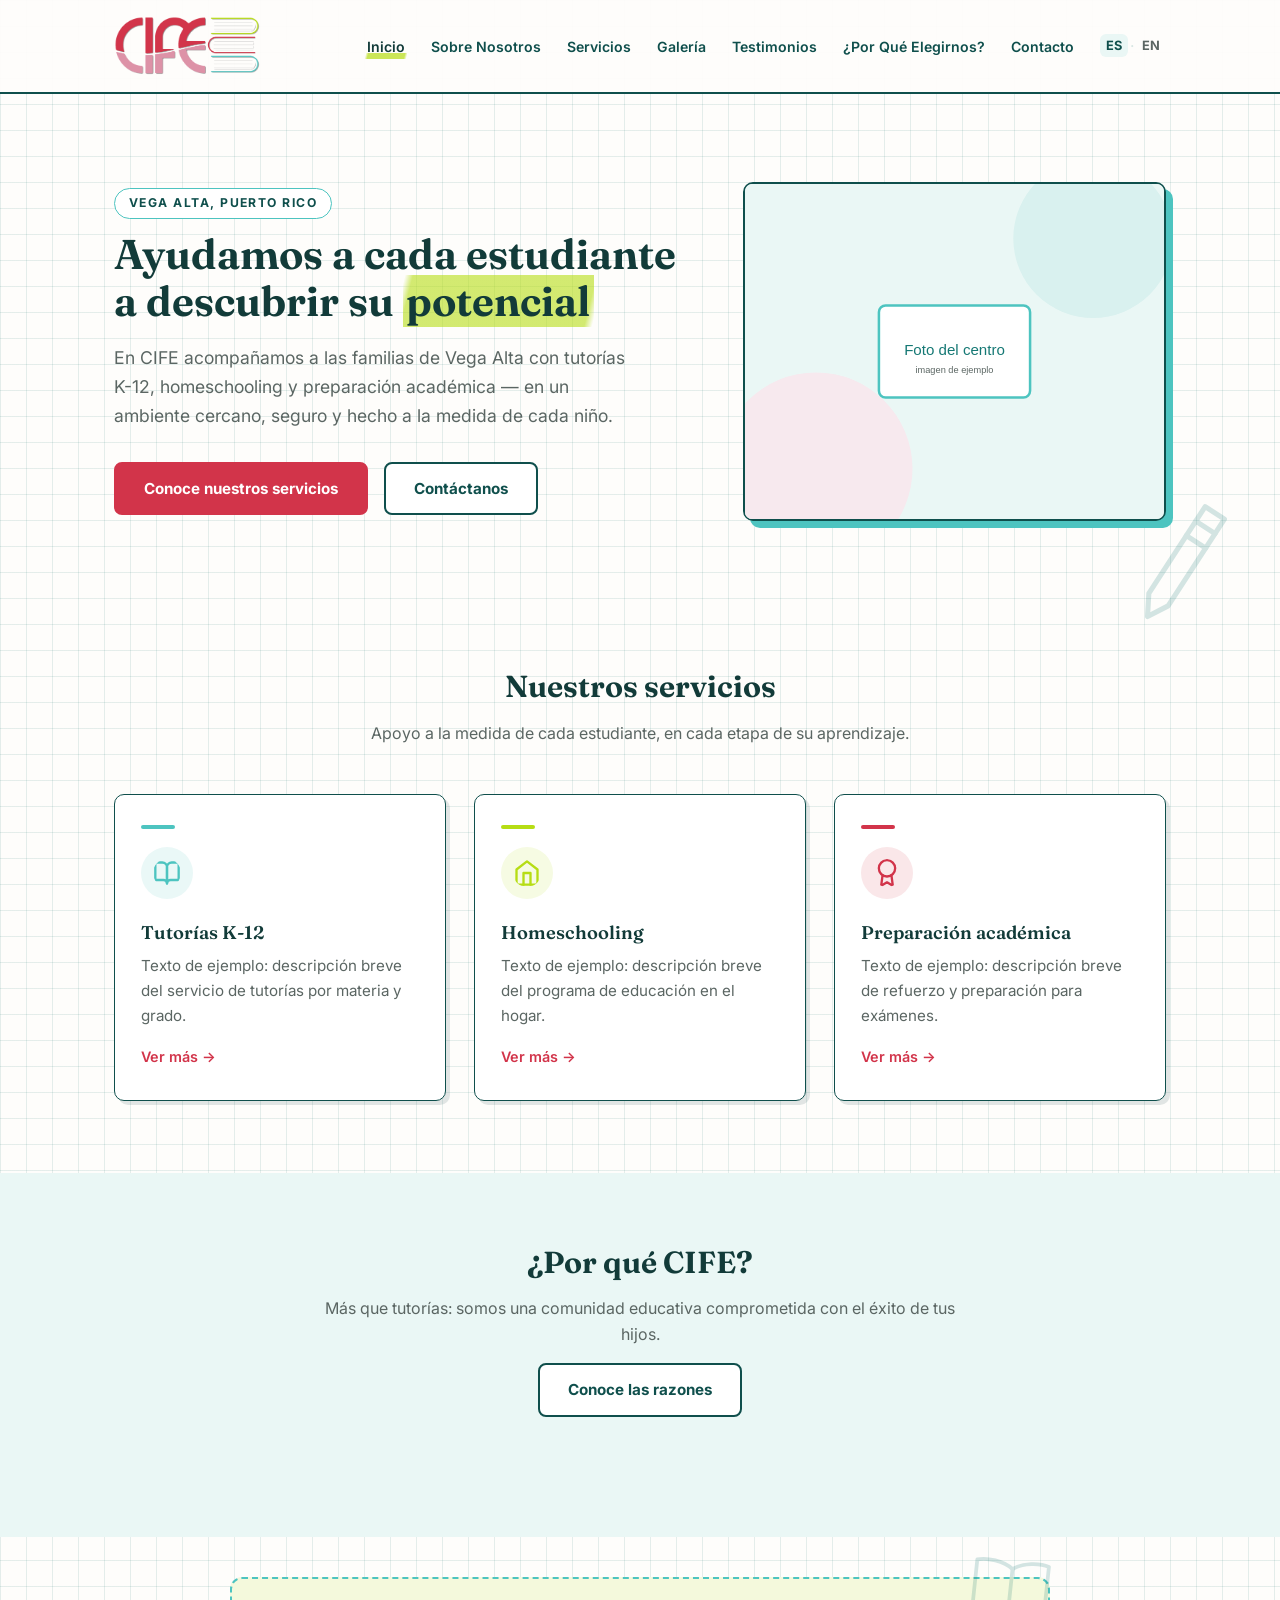
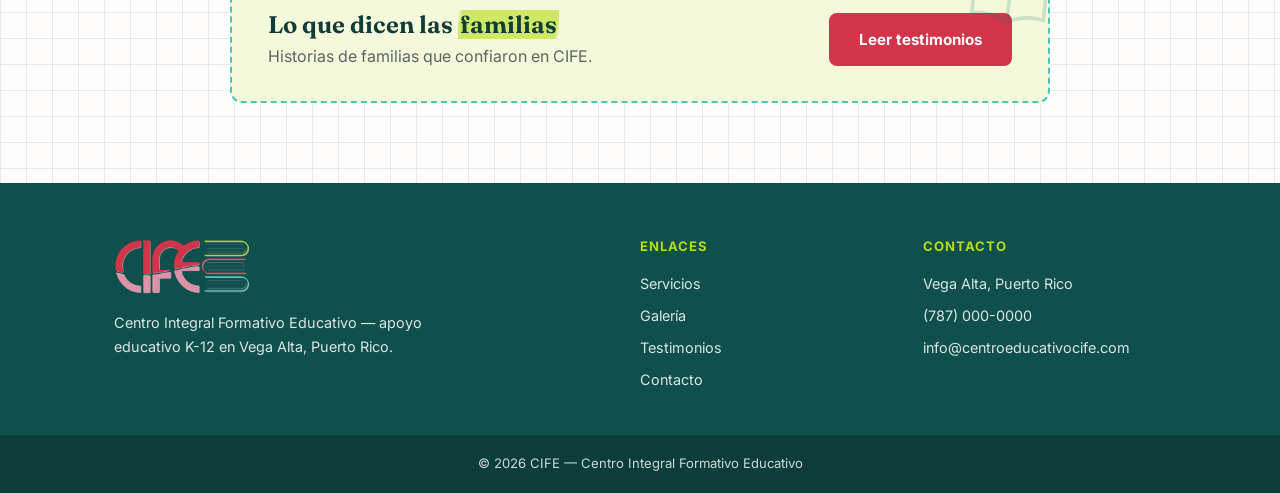
<file: index.html>
<!DOCTYPE html>
<html lang="es">
<head>
  <meta charset="UTF-8">
  <meta name="viewport" content="width=device-width, initial-scale=1.0">
  <title>CIFE — Centro Integral Formativo Educativo</title>
  <meta name="description" content="Apoyo educativo K-12, tutorías y homeschooling en Vega Alta, Puerto Rico.">
  <link rel="preconnect" href="https://fonts.googleapis.com">
  <link rel="preconnect" href="https://fonts.gstatic.com" crossorigin>
  <link href="https://fonts.googleapis.com/css2?family=Fraunces:opsz,wght@9..144,500;9..144,600;9..144,650&family=Inter:wght@400;600;700&display=swap" rel="stylesheet">
  <link rel="stylesheet" href="css/style.css?v=8">
</head>
<body data-page="inicio">
  <header id="site-header"></header>

  <main>
    <section class="hero doodle-pencil">
      <div class="container hero-grid">
        <div class="hero-text">
          <span class="eyebrow">Vega Alta, Puerto Rico</span>
          <h1><span data-i18n="home.hero.titlePre">Ayudamos a cada estudiante a descubrir su </span><span class="hl" data-i18n="home.hero.titleHl">potencial</span></h1>
          <p class="hero-sub" data-i18n="home.hero.sub">En CIFE acompañamos a las familias de Vega Alta con tutorías K-12, homeschooling y preparación académica — en un ambiente cercano, seguro y hecho a la medida de cada niño.</p>
          <div class="hero-actions">
            <a href="services.html" class="btn" data-i18n="home.hero.cta1">Conoce nuestros servicios</a>
            <a href="contact.html" class="btn btn-outline" data-i18n="home.hero.cta2">Contáctanos</a>
          </div>
        </div>
        <figure class="hero-photo cutout">
          <img src="assets/hero-placeholder.svg" alt="Estudiantes en CIFE — imagen de ejemplo">
        </figure>
      </div>
    </section>

    <section>
      <div class="container">
        <div class="section-heading">
          <h2 data-i18n="home.services.title">Nuestros servicios</h2>
          <p data-i18n="home.services.sub">Apoyo a la medida de cada estudiante, en cada etapa de su aprendizaje.</p>
        </div>
        <div class="card-grid">
          <div class="card">
            <svg class="icon icon-teal" viewBox="0 0 24 24" fill="none" stroke="currentColor" stroke-width="2" stroke-linecap="round" stroke-linejoin="round" aria-hidden="true"><path d="M2 3h6a4 4 0 0 1 4 4v14a3 3 0 0 0-3-3H2z"/><path d="M22 3h-6a4 4 0 0 0-4 4v14a3 3 0 0 1 3-3h7z"/></svg>
            <h3 data-i18n="home.card.tutoring.title">Tutorías K-12</h3>
            <p data-i18n="home.card.tutoring.desc">Texto de ejemplo: descripción breve del servicio de tutorías por materia y grado.</p>
            <a href="services.html" class="card-link" data-i18n="home.card.more">Ver más →</a>
          </div>
          <div class="card">
            <svg class="icon icon-lime" viewBox="0 0 24 24" fill="none" stroke="currentColor" stroke-width="2" stroke-linecap="round" stroke-linejoin="round" aria-hidden="true"><path d="M3 9l9-7 9 7v11a2 2 0 0 1-2 2H5a2 2 0 0 1-2-2z"/><polyline points="9 22 9 12 15 12 15 22"/></svg>
            <h3 data-i18n="home.card.homeschool.title">Homeschooling</h3>
            <p data-i18n="home.card.homeschool.desc">Texto de ejemplo: descripción breve del programa de educación en el hogar.</p>
            <a href="services.html" class="card-link" data-i18n="home.card.more">Ver más →</a>
          </div>
          <div class="card">
            <svg class="icon icon-primary" viewBox="0 0 24 24" fill="none" stroke="currentColor" stroke-width="2" stroke-linecap="round" stroke-linejoin="round" aria-hidden="true"><circle cx="12" cy="8" r="7"/><polyline points="8.21 13.89 7 23 12 20 17 23 15.79 13.88"/></svg>
            <h3 data-i18n="home.card.prep.title">Preparación académica</h3>
            <p data-i18n="home.card.prep.desc">Texto de ejemplo: descripción breve de refuerzo y preparación para exámenes.</p>
            <a href="services.html" class="card-link" data-i18n="home.card.more">Ver más →</a>
          </div>
        </div>
      </div>
    </section>

    <section class="section-alt">
      <div class="container">
        <div class="section-heading">
          <h2 data-i18n="home.why.title">¿Por qué CIFE?</h2>
          <p data-i18n="home.why.sub">Más que tutorías: somos una comunidad educativa comprometida con el éxito de tus hijos.</p>
          <a href="why-us.html" class="btn btn-outline" data-i18n="home.why.cta">Conoce las razones</a>
        </div>
      </div>
    </section>

    <section class="cta-band">
      <div class="container">
        <div class="cta-coupon doodle-book">
          <div>
            <h2><span data-i18n="home.cta.titlePre">Lo que dicen las </span><span class="hl" data-i18n="home.cta.titleHl">familias</span><span data-i18n="home.cta.titlePost"></span></h2>
            <p data-i18n="home.cta.sub">Historias de familias que confiaron en CIFE.</p>
          </div>
          <a href="testimonials.html" class="btn" data-i18n="home.cta.btn">Leer testimonios</a>
        </div>
      </div>
    </section>
  </main>

  <footer id="site-footer"></footer>
  <script src="js/include.js?v=8" defer></script>
  <script src="js/i18n.js?v=8" defer></script>
  <script src="js/reveal.js?v=8" defer></script>
</body>
</html>
</file>
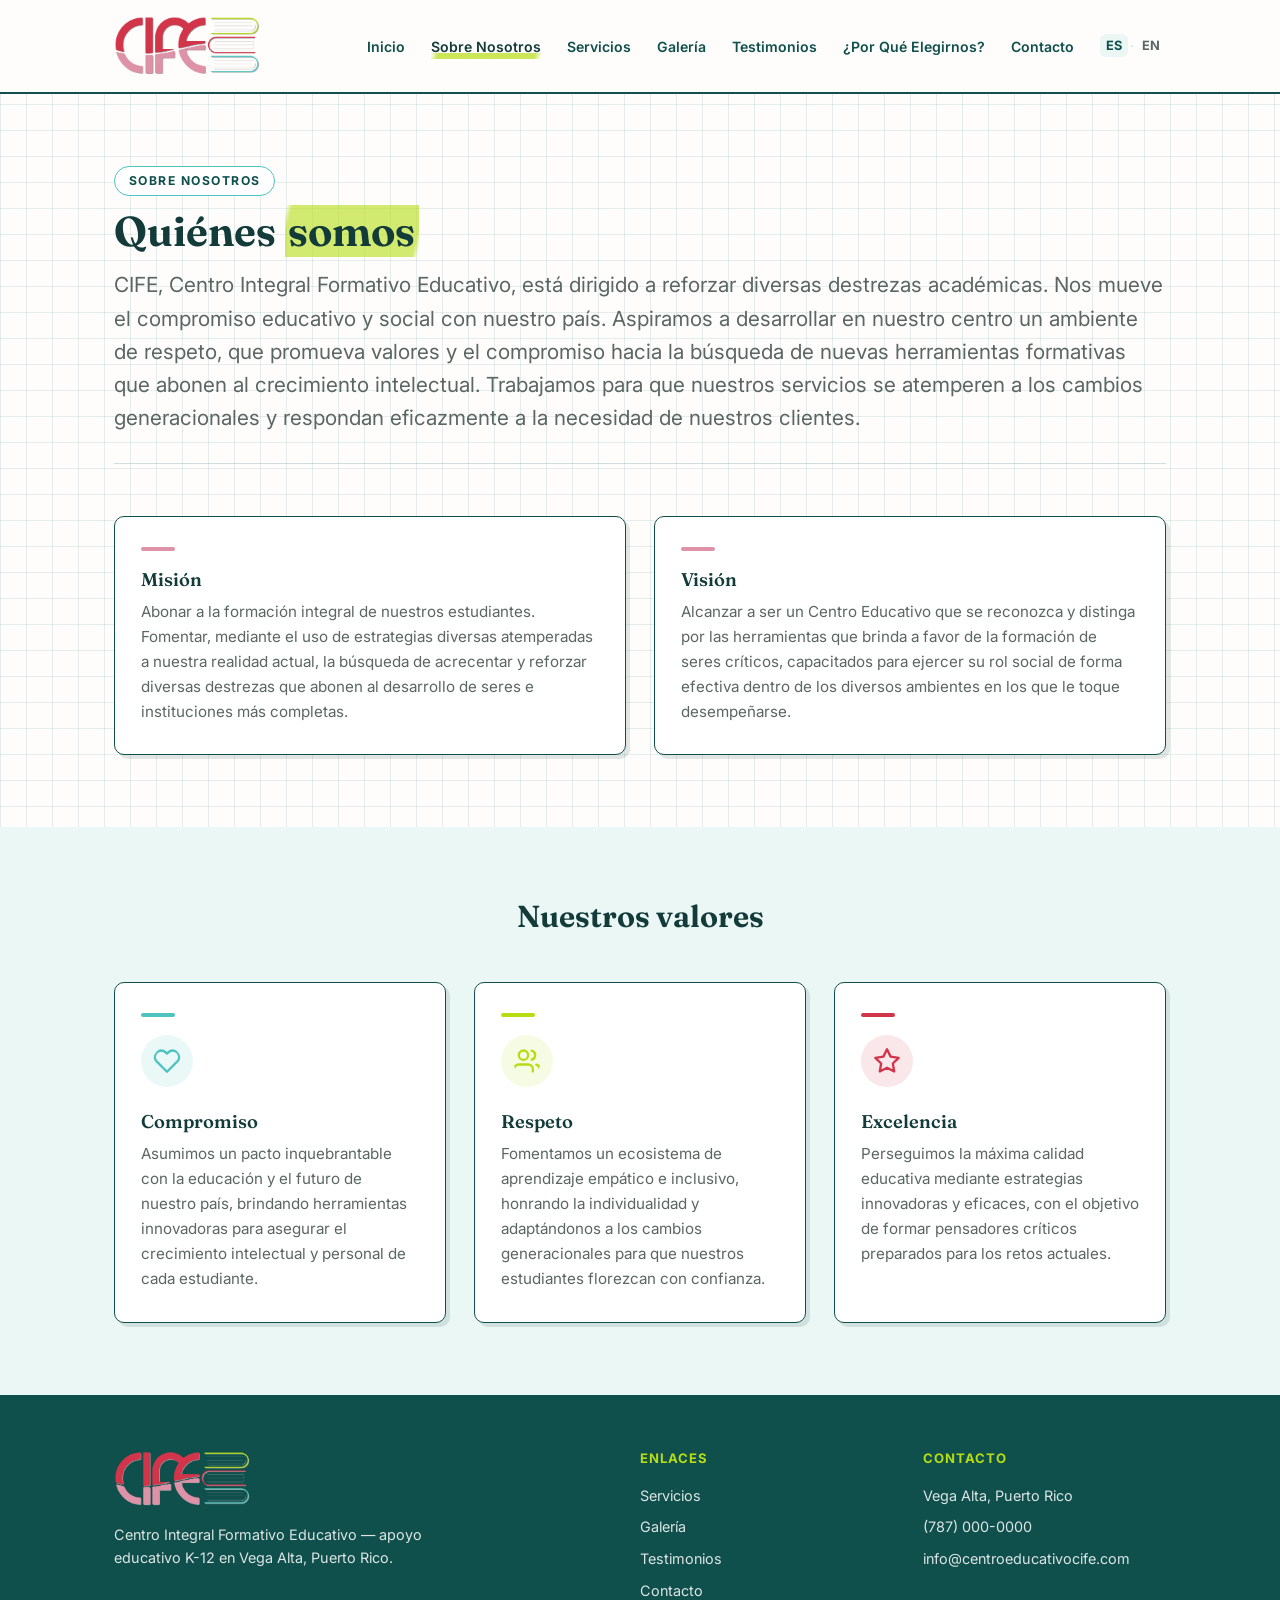
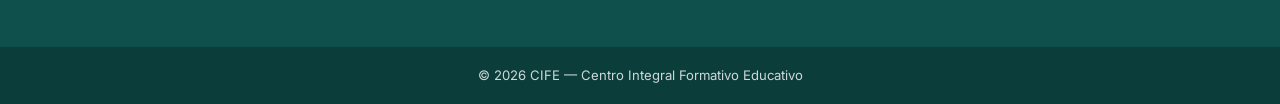
<file: about.html>
<!DOCTYPE html>
<html lang="es">
<head>
  <meta charset="UTF-8">
  <meta name="viewport" content="width=device-width, initial-scale=1.0">
  <title>Sobre Nosotros | CIFE</title>
  <meta name="description" content="CIFE, Centro Integral Formativo Educativo en Vega Alta, Puerto Rico: nuestra misión, visión y valores.">
  <link rel="preconnect" href="https://fonts.googleapis.com">
  <link rel="preconnect" href="https://fonts.gstatic.com" crossorigin>
  <link href="https://fonts.googleapis.com/css2?family=Fraunces:opsz,wght@9..144,500;9..144,600;9..144,650&family=Inter:wght@400;600;700&display=swap" rel="stylesheet">
  <link rel="stylesheet" href="css/style.css?v=8">
</head>
<body data-page="nosotros">
  <header id="site-header"></header>

  <main>
    <section>
      <div class="container">
        <div class="page-head">
          <div>
            <span class="eyebrow" data-i18n="about.eyebrow">Sobre Nosotros</span>
            <h1><span data-i18n="about.titlePre">Quiénes </span><span class="hl" data-i18n="about.titleHl">somos</span></h1>
            <p class="lede" data-i18n="about.intro">CIFE, Centro Integral Formativo Educativo, está dirigido a reforzar diversas destrezas académicas. Nos mueve el compromiso educativo y social con nuestro país. Aspiramos a desarrollar en nuestro centro un ambiente de respeto, que promueva valores y el compromiso hacia la búsqueda de nuevas herramientas formativas que abonen al crecimiento intelectual. Trabajamos para que nuestros servicios se atemperen a los cambios generacionales y respondan eficazmente a la necesidad de nuestros clientes.</p>
          </div>
        </div>
        <div class="two-up">
          <div class="card">
            <h3 data-i18n="about.mission.title">Misión</h3>
            <p data-i18n="about.mission.body">Abonar a la formación integral de nuestros estudiantes. Fomentar, mediante el uso de estrategias diversas atemperadas a nuestra realidad actual, la búsqueda de acrecentar y reforzar diversas destrezas que abonen al desarrollo de seres e instituciones más completas.</p>
          </div>
          <div class="card">
            <h3 data-i18n="about.vision.title">Visión</h3>
            <p data-i18n="about.vision.body">Alcanzar a ser un Centro Educativo que se reconozca y distinga por las herramientas que brinda a favor de la formación de seres críticos, capacitados para ejercer su rol social de forma efectiva dentro de los diversos ambientes en los que le toque desempeñarse.</p>
          </div>
        </div>
      </div>
    </section>

    <section class="section-alt">
      <div class="container">
        <div class="section-heading">
          <h2 data-i18n="about.values.title">Nuestros valores</h2>
        </div>
        <div class="card-grid">
          <div class="card">
            <svg class="icon icon-teal" viewBox="0 0 24 24" fill="none" stroke="currentColor" stroke-width="2" stroke-linecap="round" stroke-linejoin="round" aria-hidden="true"><path d="M20.84 4.61a5.5 5.5 0 0 0-7.78 0L12 5.67l-1.06-1.06a5.5 5.5 0 0 0-7.78 7.78l1.06 1.06L12 21.23l7.78-7.78 1.06-1.06a5.5 5.5 0 0 0 0-7.78z"/></svg>
            <h3 data-i18n="about.value.compromiso">Compromiso</h3>
            <p data-i18n="about.value.compromiso.body">Asumimos un pacto inquebrantable con la educación y el futuro de nuestro país, brindando herramientas innovadoras para asegurar el crecimiento intelectual y personal de cada estudiante.</p>
          </div>
          <div class="card">
            <svg class="icon icon-lime" viewBox="0 0 24 24" fill="none" stroke="currentColor" stroke-width="2" stroke-linecap="round" stroke-linejoin="round" aria-hidden="true"><path d="M17 21v-2a4 4 0 0 0-4-4H5a4 4 0 0 0-4 4v2"/><circle cx="9" cy="7" r="4"/><path d="M23 21v-2a4 4 0 0 0-3-3.87"/><path d="M16 3.13a4 4 0 0 1 0 7.75"/></svg>
            <h3 data-i18n="about.value.respeto">Respeto</h3>
            <p data-i18n="about.value.respeto.body">Fomentamos un ecosistema de aprendizaje empático e inclusivo, honrando la individualidad y adaptándonos a los cambios generacionales para que nuestros estudiantes florezcan con confianza.</p>
          </div>
          <div class="card">
            <svg class="icon icon-primary" viewBox="0 0 24 24" fill="none" stroke="currentColor" stroke-width="2" stroke-linecap="round" stroke-linejoin="round" aria-hidden="true"><polygon points="12 2 15.09 8.26 22 9.27 17 14.14 18.18 21.02 12 17.77 5.82 21.02 7 14.14 2 9.27 8.91 8.26 12 2"/></svg>
            <h3 data-i18n="about.value.excelencia">Excelencia</h3>
            <p data-i18n="about.value.excelencia.body">Perseguimos la máxima calidad educativa mediante estrategias innovadoras y eficaces, con el objetivo de formar pensadores críticos preparados para los retos actuales.</p>
          </div>
        </div>
      </div>
    </section>
  </main>

  <footer id="site-footer"></footer>
  <script src="js/include.js?v=8" defer></script>
  <script src="js/i18n.js?v=8" defer></script>
  <script src="js/reveal.js?v=8" defer></script>
</body>
</html>
</file>
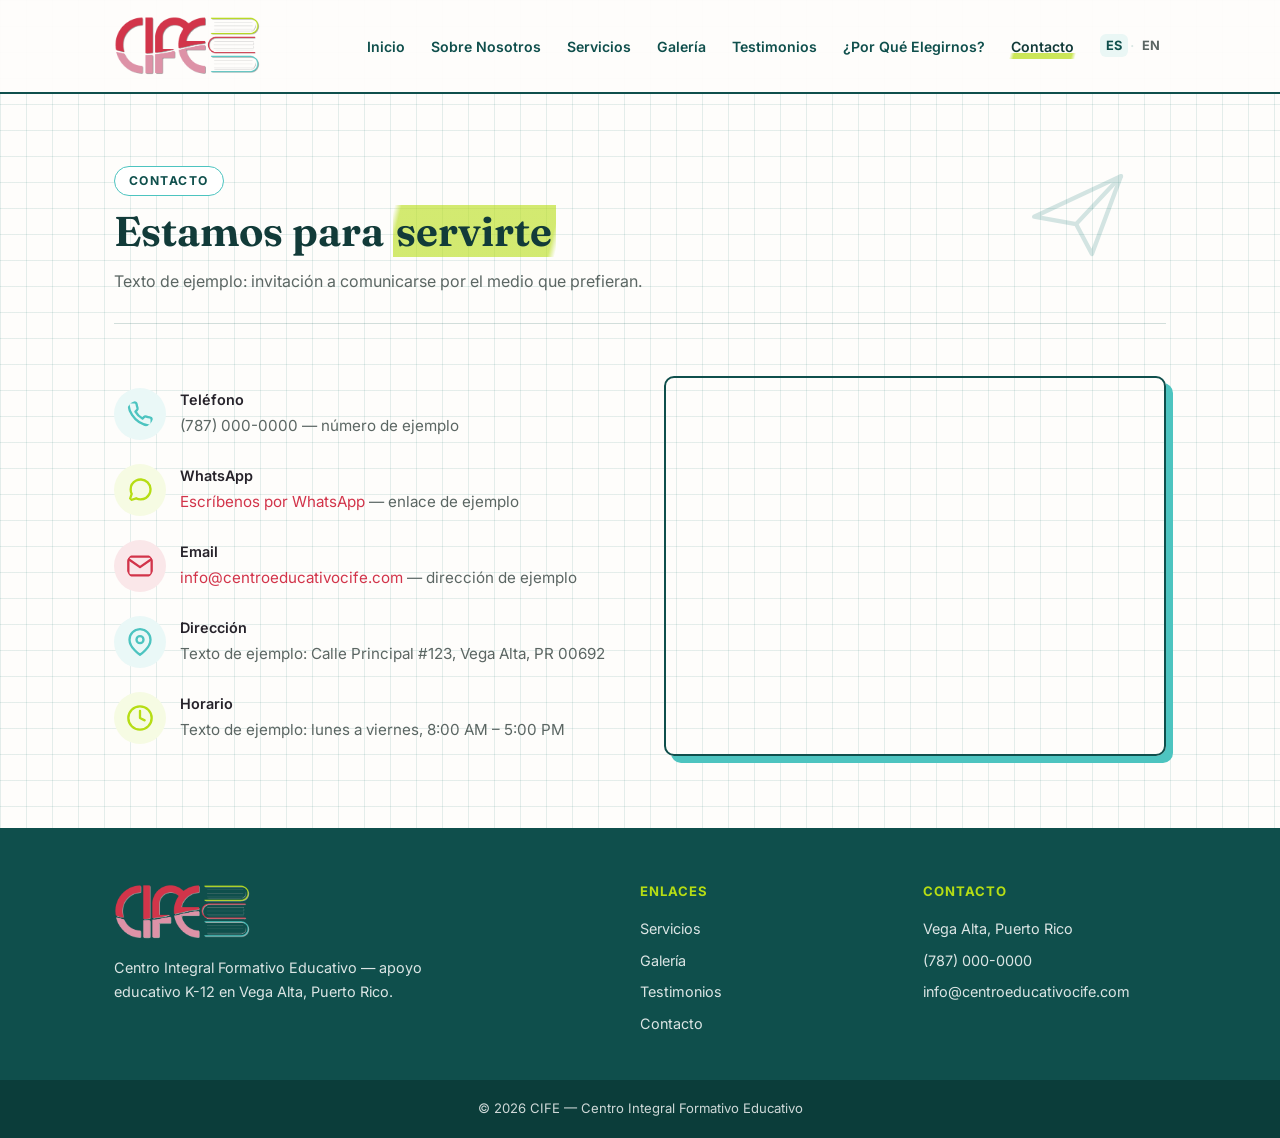
<file: contact.html>
<!DOCTYPE html>
<html lang="es">
<head>
  <meta charset="UTF-8">
  <meta name="viewport" content="width=device-width, initial-scale=1.0">
  <title>Contacto | CIFE</title>
  <meta name="description" content="Contacta a CIFE en Vega Alta, Puerto Rico — teléfono, WhatsApp, email y dirección.">
  <link rel="preconnect" href="https://fonts.googleapis.com">
  <link rel="preconnect" href="https://fonts.gstatic.com" crossorigin>
  <link href="https://fonts.googleapis.com/css2?family=Fraunces:opsz,wght@9..144,500;9..144,600;9..144,650&family=Inter:wght@400;600;700&display=swap" rel="stylesheet">
  <link rel="stylesheet" href="css/style.css?v=8">
</head>
<body data-page="contacto">
  <header id="site-header"></header>

  <main>
    <section>
      <div class="container">
        <div class="page-head doodle-plane">
          <div>
            <span class="eyebrow" data-i18n="contact.eyebrow">Contacto</span>
            <h1><span data-i18n="contact.titlePre">Estamos para </span><span class="hl" data-i18n="contact.titleHl">servirte</span></h1>
            <p data-i18n="contact.sub">Texto de ejemplo: invitación a comunicarse por el medio que prefieran.</p>
          </div>
        </div>

        <div class="contact-layout">
          <ul class="contact-list">
            <li>
              <svg class="icon icon-teal" viewBox="0 0 24 24" fill="none" stroke="currentColor" stroke-width="2" stroke-linecap="round" stroke-linejoin="round" aria-hidden="true"><path d="M22 16.92v3a2 2 0 0 1-2.18 2 19.79 19.79 0 0 1-8.63-3.07 19.5 19.5 0 0 1-6-6 19.79 19.79 0 0 1-3.07-8.67A2 2 0 0 1 4.11 2h3a2 2 0 0 1 2 1.72 12.84 12.84 0 0 0 .7 2.81 2 2 0 0 1-.45 2.11L8.09 9.91a16 16 0 0 0 6 6l1.27-1.27a2 2 0 0 1 2.11-.45 12.84 12.84 0 0 0 2.81.7A2 2 0 0 1 22 16.92z"/></svg>
              <div>
                <span class="contact-label" data-i18n="contact.phone">Teléfono</span>
                <span class="contact-value" data-i18n="contact.phone.value">(787) 000-0000 — número de ejemplo</span>
              </div>
            </li>
            <li>
              <svg class="icon icon-lime" viewBox="0 0 24 24" fill="none" stroke="currentColor" stroke-width="2" stroke-linecap="round" stroke-linejoin="round" aria-hidden="true"><path d="M21 11.5a8.38 8.38 0 0 1-.9 3.8 8.5 8.5 0 0 1-7.6 4.7 8.38 8.38 0 0 1-3.8-.9L3 21l1.9-5.7a8.38 8.38 0 0 1-.9-3.8 8.5 8.5 0 0 1 4.7-7.6 8.38 8.38 0 0 1 3.8-.9h.5a8.48 8.48 0 0 1 8 8v.5z"/></svg>
              <div>
                <span class="contact-label">WhatsApp</span>
                <span class="contact-value"><a href="https://wa.me/17870000000" data-i18n="contact.wa.link">Escríbenos por WhatsApp</a> <span data-i18n="contact.note">— enlace de ejemplo</span></span>
              </div>
            </li>
            <li>
              <svg class="icon icon-primary" viewBox="0 0 24 24" fill="none" stroke="currentColor" stroke-width="2" stroke-linecap="round" stroke-linejoin="round" aria-hidden="true"><path d="M4 4h16c1.1 0 2 .9 2 2v12c0 1.1-.9 2-2 2H4c-1.1 0-2-.9-2-2V6c0-1.1.9-2 2-2z"/><polyline points="22,6 12,13 2,6"/></svg>
              <div>
                <span class="contact-label" data-i18n="contact.email">Email</span>
                <span class="contact-value"><a href="mailto:info@centroeducativocife.com">info@centroeducativocife.com</a> <span data-i18n="contact.note">— dirección de ejemplo</span></span>
              </div>
            </li>
            <li>
              <svg class="icon icon-teal" viewBox="0 0 24 24" fill="none" stroke="currentColor" stroke-width="2" stroke-linecap="round" stroke-linejoin="round" aria-hidden="true"><path d="M21 10c0 7-9 13-9 13s-9-6-9-13a9 9 0 0 1 18 0z"/><circle cx="12" cy="10" r="3"/></svg>
              <div>
                <span class="contact-label" data-i18n="contact.address">Dirección</span>
                <span class="contact-value" data-i18n="contact.address.value">Texto de ejemplo: Calle Principal #123, Vega Alta, PR 00692</span>
              </div>
            </li>
            <li>
              <svg class="icon icon-lime" viewBox="0 0 24 24" fill="none" stroke="currentColor" stroke-width="2" stroke-linecap="round" stroke-linejoin="round" aria-hidden="true"><circle cx="12" cy="12" r="10"/><polyline points="12 6 12 12 16 14"/></svg>
              <div>
                <span class="contact-label" data-i18n="contact.hours">Horario</span>
                <span class="contact-value" data-i18n="contact.hours.value">Texto de ejemplo: lunes a viernes, 8:00 AM – 5:00 PM</span>
              </div>
            </li>
          </ul>

          <!-- Mapa genérico de Vega Alta; sustituir por el embed de la dirección exacta cuando se confirme. -->
          <iframe class="map-embed" src="https://maps.google.com/maps?q=Vega%20Alta%2C%20Puerto%20Rico&output=embed" loading="lazy" title="Mapa — Vega Alta, Puerto Rico" referrerpolicy="no-referrer-when-downgrade"></iframe>
        </div>
        <!-- v2: formulario de contacto vía servicio externo (p. ej. Formspree) — el hosting es estático, sin backend. -->
      </div>
    </section>
  </main>

  <footer id="site-footer"></footer>
  <script src="js/include.js?v=8" defer></script>
  <script src="js/i18n.js?v=8" defer></script>
  <script src="js/reveal.js?v=8" defer></script>
</body>
</html>
</file>
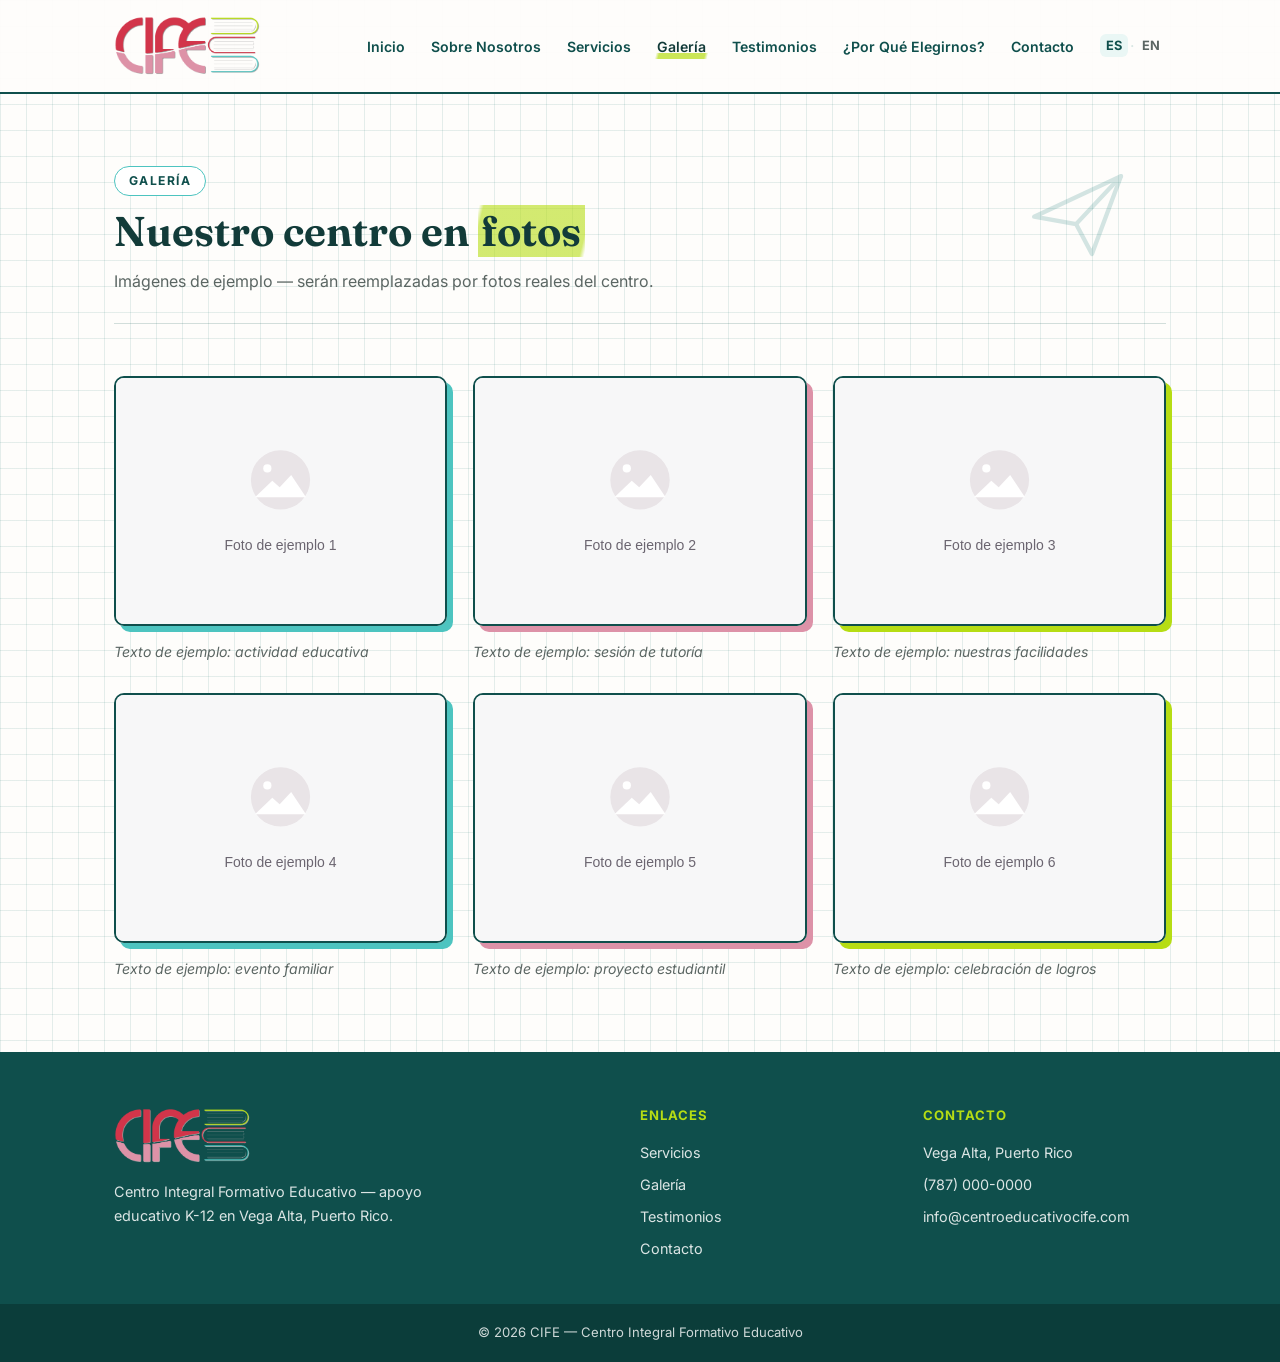
<file: gallery.html>
<!DOCTYPE html>
<html lang="es">
<head>
  <meta charset="UTF-8">
  <meta name="viewport" content="width=device-width, initial-scale=1.0">
  <title>Galería | CIFE</title>
  <meta name="description" content="Galería de fotos de CIFE — actividades, facilidades y eventos.">
  <link rel="preconnect" href="https://fonts.googleapis.com">
  <link rel="preconnect" href="https://fonts.gstatic.com" crossorigin>
  <link href="https://fonts.googleapis.com/css2?family=Fraunces:opsz,wght@9..144,500;9..144,600;9..144,650&family=Inter:wght@400;600;700&display=swap" rel="stylesheet">
  <link rel="stylesheet" href="css/style.css?v=8">
</head>
<body data-page="galeria">
  <header id="site-header"></header>

  <main>
    <section>
      <div class="container">
        <div class="page-head doodle-plane">
          <div>
            <span class="eyebrow" data-i18n="gallery.eyebrow">Galería</span>
            <h1><span data-i18n="gallery.titlePre">Nuestro centro en </span><span class="hl" data-i18n="gallery.titleHl">fotos</span></h1>
            <p data-i18n="gallery.sub">Imágenes de ejemplo — serán reemplazadas por fotos reales del centro.</p>
          </div>
        </div>
        <div class="gallery-grid" id="gallery-grid"></div>
      </div>
    </section>
  </main>

  <footer id="site-footer"></footer>
  <script src="js/data.js?v=8" defer></script>
  <script src="js/render.js?v=8" defer></script>
  <script src="js/include.js?v=8" defer></script>
  <script src="js/i18n.js?v=8" defer></script>
  <script src="js/reveal.js?v=8" defer></script>
</body>
</html>
</file>
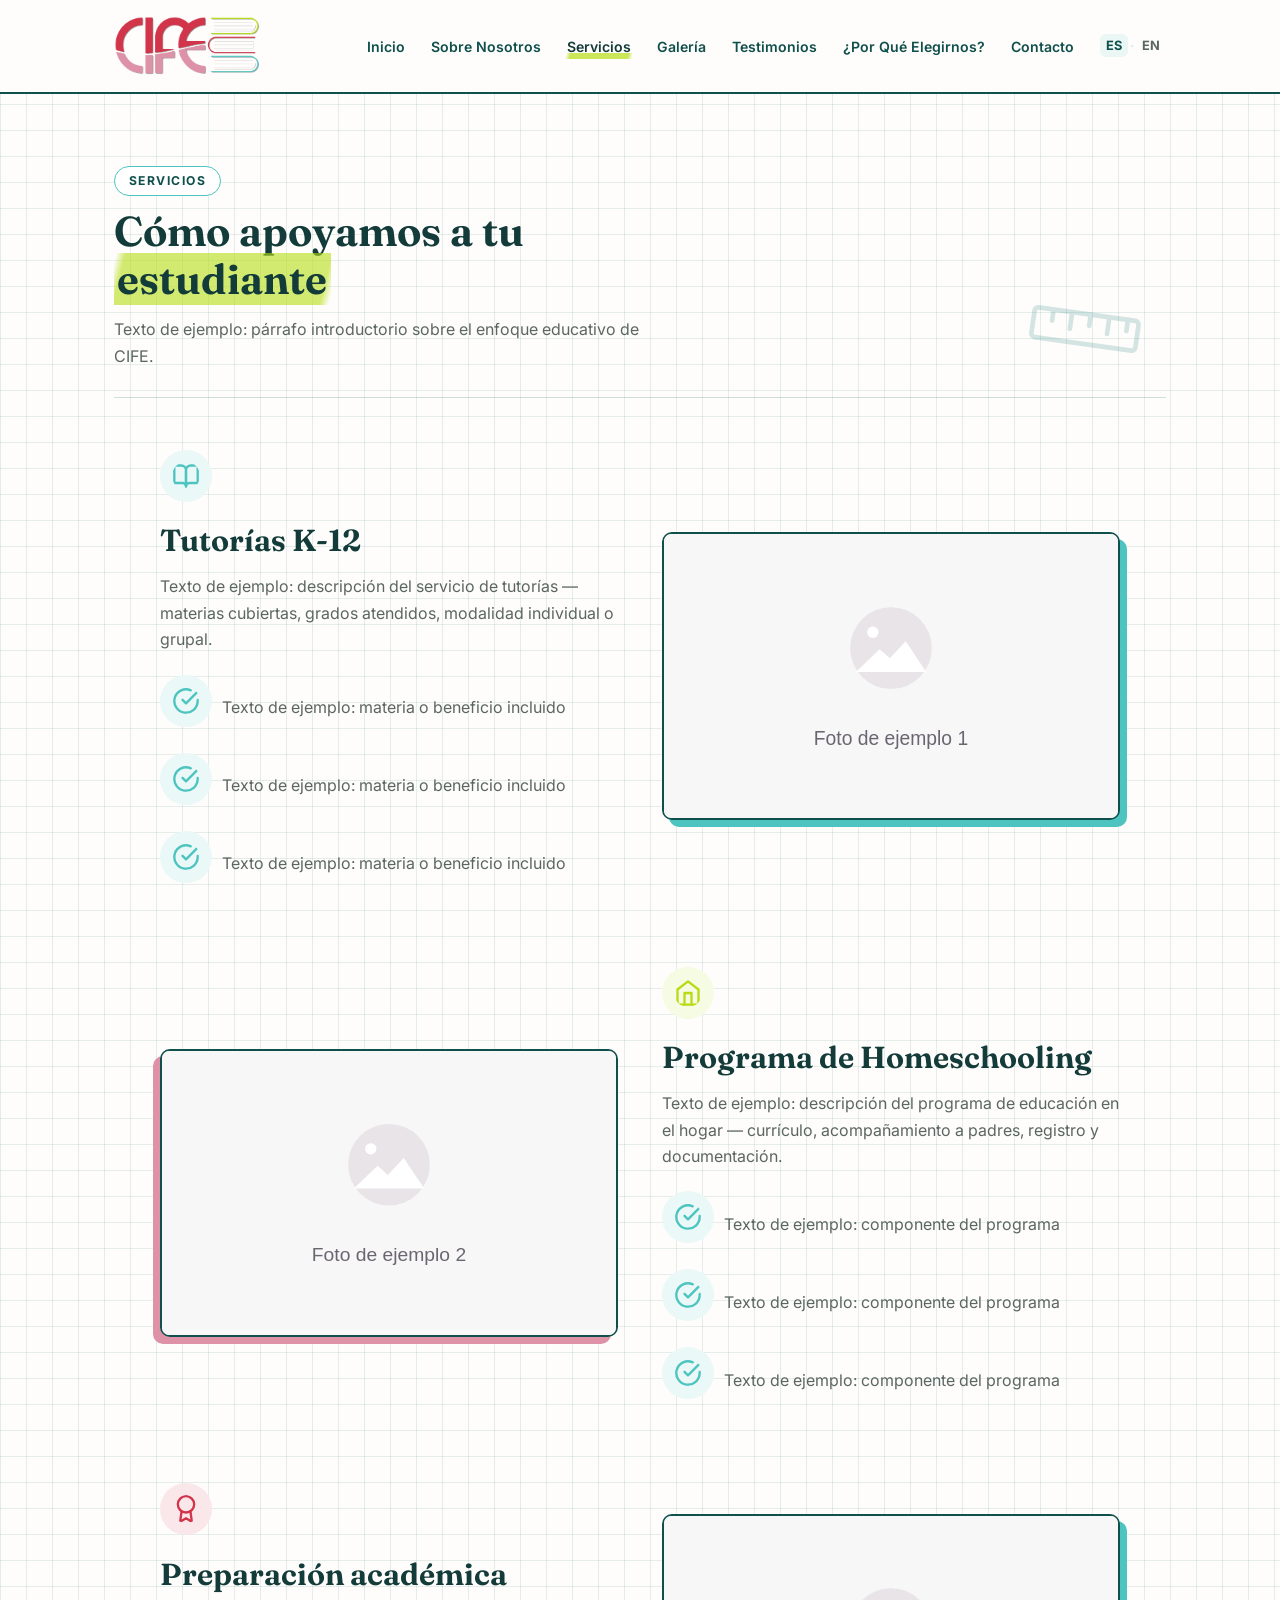
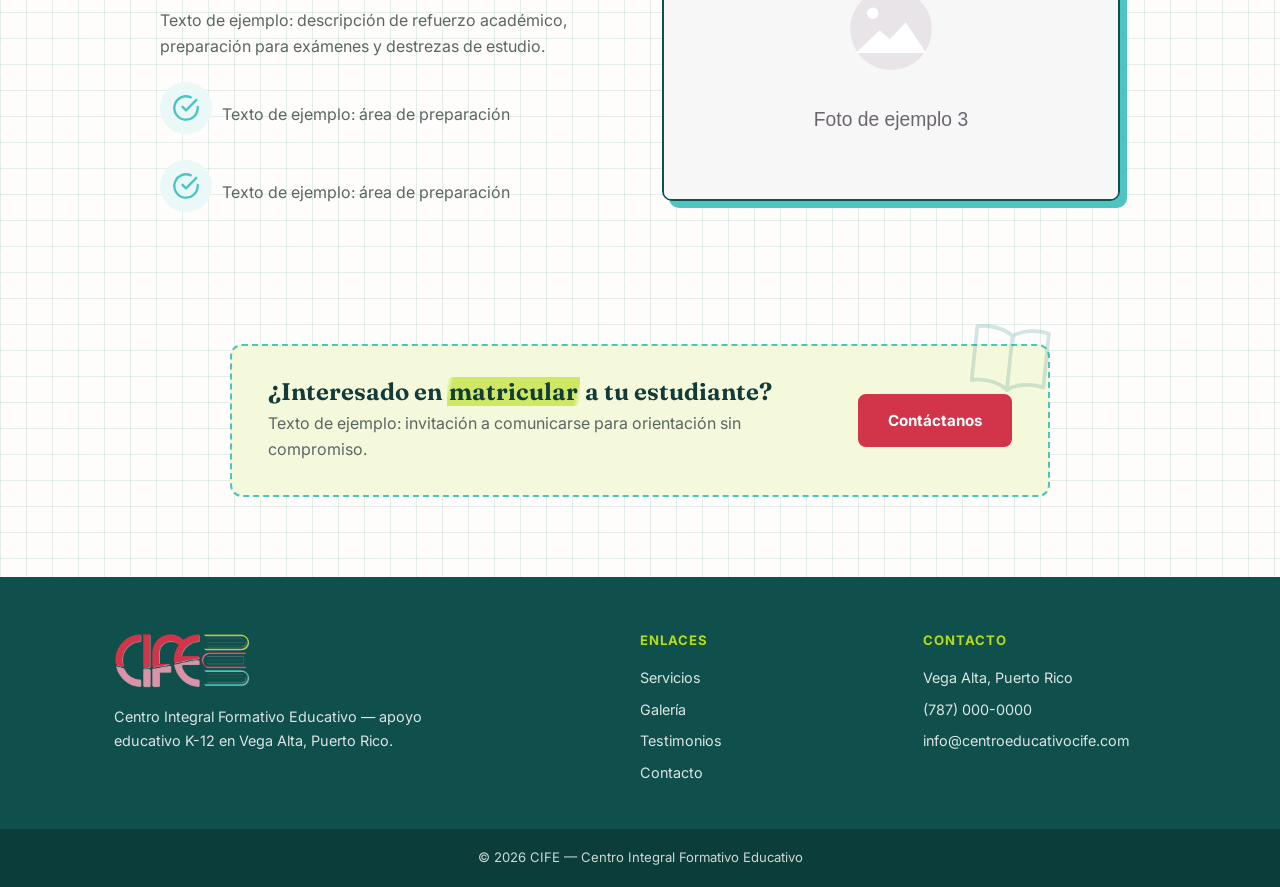
<file: services.html>
<!DOCTYPE html>
<html lang="es">
<head>
  <meta charset="UTF-8">
  <meta name="viewport" content="width=device-width, initial-scale=1.0">
  <title>Servicios | CIFE</title>
  <meta name="description" content="Tutorías K-12, homeschooling y preparación académica en Vega Alta, Puerto Rico.">
  <link rel="preconnect" href="https://fonts.googleapis.com">
  <link rel="preconnect" href="https://fonts.gstatic.com" crossorigin>
  <link href="https://fonts.googleapis.com/css2?family=Fraunces:opsz,wght@9..144,500;9..144,600;9..144,650&family=Inter:wght@400;600;700&display=swap" rel="stylesheet">
  <link rel="stylesheet" href="css/style.css?v=8">
</head>
<body data-page="servicios">
  <header id="site-header"></header>

  <main>
    <section>
      <div class="container">
        <div class="page-head doodle-ruler">
          <div>
            <span class="eyebrow" data-i18n="services.eyebrow">Servicios</span>
            <h1><span data-i18n="services.titlePre">Cómo apoyamos a tu </span><span class="hl" data-i18n="services.titleHl">estudiante</span></h1>
            <p data-i18n="services.intro">Texto de ejemplo: párrafo introductorio sobre el enfoque educativo de CIFE.</p>
          </div>
        </div>

        <div class="service">
          <div class="service-text">
            <svg class="icon icon-teal" viewBox="0 0 24 24" fill="none" stroke="currentColor" stroke-width="2" stroke-linecap="round" stroke-linejoin="round" aria-hidden="true"><path d="M2 3h6a4 4 0 0 1 4 4v14a3 3 0 0 0-3-3H2z"/><path d="M22 3h-6a4 4 0 0 0-4 4v14a3 3 0 0 1 3-3h7z"/></svg>
            <h2 data-i18n="services.s1.title">Tutorías K-12</h2>
            <p data-i18n="services.s1.desc">Texto de ejemplo: descripción del servicio de tutorías — materias cubiertas, grados atendidos, modalidad individual o grupal.</p>
            <ul class="check-list">
              <li><svg class="icon icon-sm icon-lime" viewBox="0 0 24 24" fill="none" stroke="currentColor" stroke-width="2" stroke-linecap="round" stroke-linejoin="round" aria-hidden="true"><path d="M22 11.08V12a10 10 0 1 1-5.93-9.14"/><polyline points="22 4 12 14.01 9 11.01"/></svg> <span data-i18n="services.s1.item">Texto de ejemplo: materia o beneficio incluido</span></li>
              <li><svg class="icon icon-sm icon-lime" viewBox="0 0 24 24" fill="none" stroke="currentColor" stroke-width="2" stroke-linecap="round" stroke-linejoin="round" aria-hidden="true"><path d="M22 11.08V12a10 10 0 1 1-5.93-9.14"/><polyline points="22 4 12 14.01 9 11.01"/></svg> <span data-i18n="services.s1.item">Texto de ejemplo: materia o beneficio incluido</span></li>
              <li><svg class="icon icon-sm icon-lime" viewBox="0 0 24 24" fill="none" stroke="currentColor" stroke-width="2" stroke-linecap="round" stroke-linejoin="round" aria-hidden="true"><path d="M22 11.08V12a10 10 0 1 1-5.93-9.14"/><polyline points="22 4 12 14.01 9 11.01"/></svg> <span data-i18n="services.s1.item">Texto de ejemplo: materia o beneficio incluido</span></li>
            </ul>
          </div>
          <figure class="service-media cutout">
            <img src="assets/gallery/foto-01.svg" alt="Tutorías K-12 — imagen de ejemplo">
          </figure>
        </div>

        <div class="service flip">
          <div class="service-text">
            <svg class="icon icon-lime" viewBox="0 0 24 24" fill="none" stroke="currentColor" stroke-width="2" stroke-linecap="round" stroke-linejoin="round" aria-hidden="true"><path d="M3 9l9-7 9 7v11a2 2 0 0 1-2 2H5a2 2 0 0 1-2-2z"/><polyline points="9 22 9 12 15 12 15 22"/></svg>
            <h2 data-i18n="services.s2.title">Programa de Homeschooling</h2>
            <p data-i18n="services.s2.desc">Texto de ejemplo: descripción del programa de educación en el hogar — currículo, acompañamiento a padres, registro y documentación.</p>
            <ul class="check-list">
              <li><svg class="icon icon-sm icon-lime" viewBox="0 0 24 24" fill="none" stroke="currentColor" stroke-width="2" stroke-linecap="round" stroke-linejoin="round" aria-hidden="true"><path d="M22 11.08V12a10 10 0 1 1-5.93-9.14"/><polyline points="22 4 12 14.01 9 11.01"/></svg> <span data-i18n="services.s2.item">Texto de ejemplo: componente del programa</span></li>
              <li><svg class="icon icon-sm icon-lime" viewBox="0 0 24 24" fill="none" stroke="currentColor" stroke-width="2" stroke-linecap="round" stroke-linejoin="round" aria-hidden="true"><path d="M22 11.08V12a10 10 0 1 1-5.93-9.14"/><polyline points="22 4 12 14.01 9 11.01"/></svg> <span data-i18n="services.s2.item">Texto de ejemplo: componente del programa</span></li>
              <li><svg class="icon icon-sm icon-lime" viewBox="0 0 24 24" fill="none" stroke="currentColor" stroke-width="2" stroke-linecap="round" stroke-linejoin="round" aria-hidden="true"><path d="M22 11.08V12a10 10 0 1 1-5.93-9.14"/><polyline points="22 4 12 14.01 9 11.01"/></svg> <span data-i18n="services.s2.item">Texto de ejemplo: componente del programa</span></li>
            </ul>
          </div>
          <figure class="service-media cutout">
            <img src="assets/gallery/foto-02.svg" alt="Programa de Homeschooling — imagen de ejemplo">
          </figure>
        </div>

        <div class="service">
          <div class="service-text">
            <svg class="icon icon-primary" viewBox="0 0 24 24" fill="none" stroke="currentColor" stroke-width="2" stroke-linecap="round" stroke-linejoin="round" aria-hidden="true"><circle cx="12" cy="8" r="7"/><polyline points="8.21 13.89 7 23 12 20 17 23 15.79 13.88"/></svg>
            <h2 data-i18n="services.s3.title">Preparación académica</h2>
            <p data-i18n="services.s3.desc">Texto de ejemplo: descripción de refuerzo académico, preparación para exámenes y destrezas de estudio.</p>
            <ul class="check-list">
              <li><svg class="icon icon-sm icon-lime" viewBox="0 0 24 24" fill="none" stroke="currentColor" stroke-width="2" stroke-linecap="round" stroke-linejoin="round" aria-hidden="true"><path d="M22 11.08V12a10 10 0 1 1-5.93-9.14"/><polyline points="22 4 12 14.01 9 11.01"/></svg> <span data-i18n="services.s3.item">Texto de ejemplo: área de preparación</span></li>
              <li><svg class="icon icon-sm icon-lime" viewBox="0 0 24 24" fill="none" stroke="currentColor" stroke-width="2" stroke-linecap="round" stroke-linejoin="round" aria-hidden="true"><path d="M22 11.08V12a10 10 0 1 1-5.93-9.14"/><polyline points="22 4 12 14.01 9 11.01"/></svg> <span data-i18n="services.s3.item">Texto de ejemplo: área de preparación</span></li>
            </ul>
          </div>
          <figure class="service-media cutout">
            <img src="assets/gallery/foto-03.svg" alt="Preparación académica — imagen de ejemplo">
          </figure>
        </div>
      </div>
    </section>

    <section class="cta-band">
      <div class="container">
        <div class="cta-coupon doodle-book">
          <div>
            <h2><span data-i18n="services.cta.titlePre">¿Interesado en </span><span class="hl" data-i18n="services.cta.titleHl">matricular</span><span data-i18n="services.cta.titlePost"> a tu estudiante?</span></h2>
            <p data-i18n="services.cta.sub">Texto de ejemplo: invitación a comunicarse para orientación sin compromiso.</p>
          </div>
          <a href="contact.html" class="btn" data-i18n="home.hero.cta2">Contáctanos</a>
        </div>
      </div>
    </section>
  </main>

  <footer id="site-footer"></footer>
  <script src="js/include.js?v=8" defer></script>
  <script src="js/i18n.js?v=8" defer></script>
  <script src="js/reveal.js?v=8" defer></script>
</body>
</html>
</file>
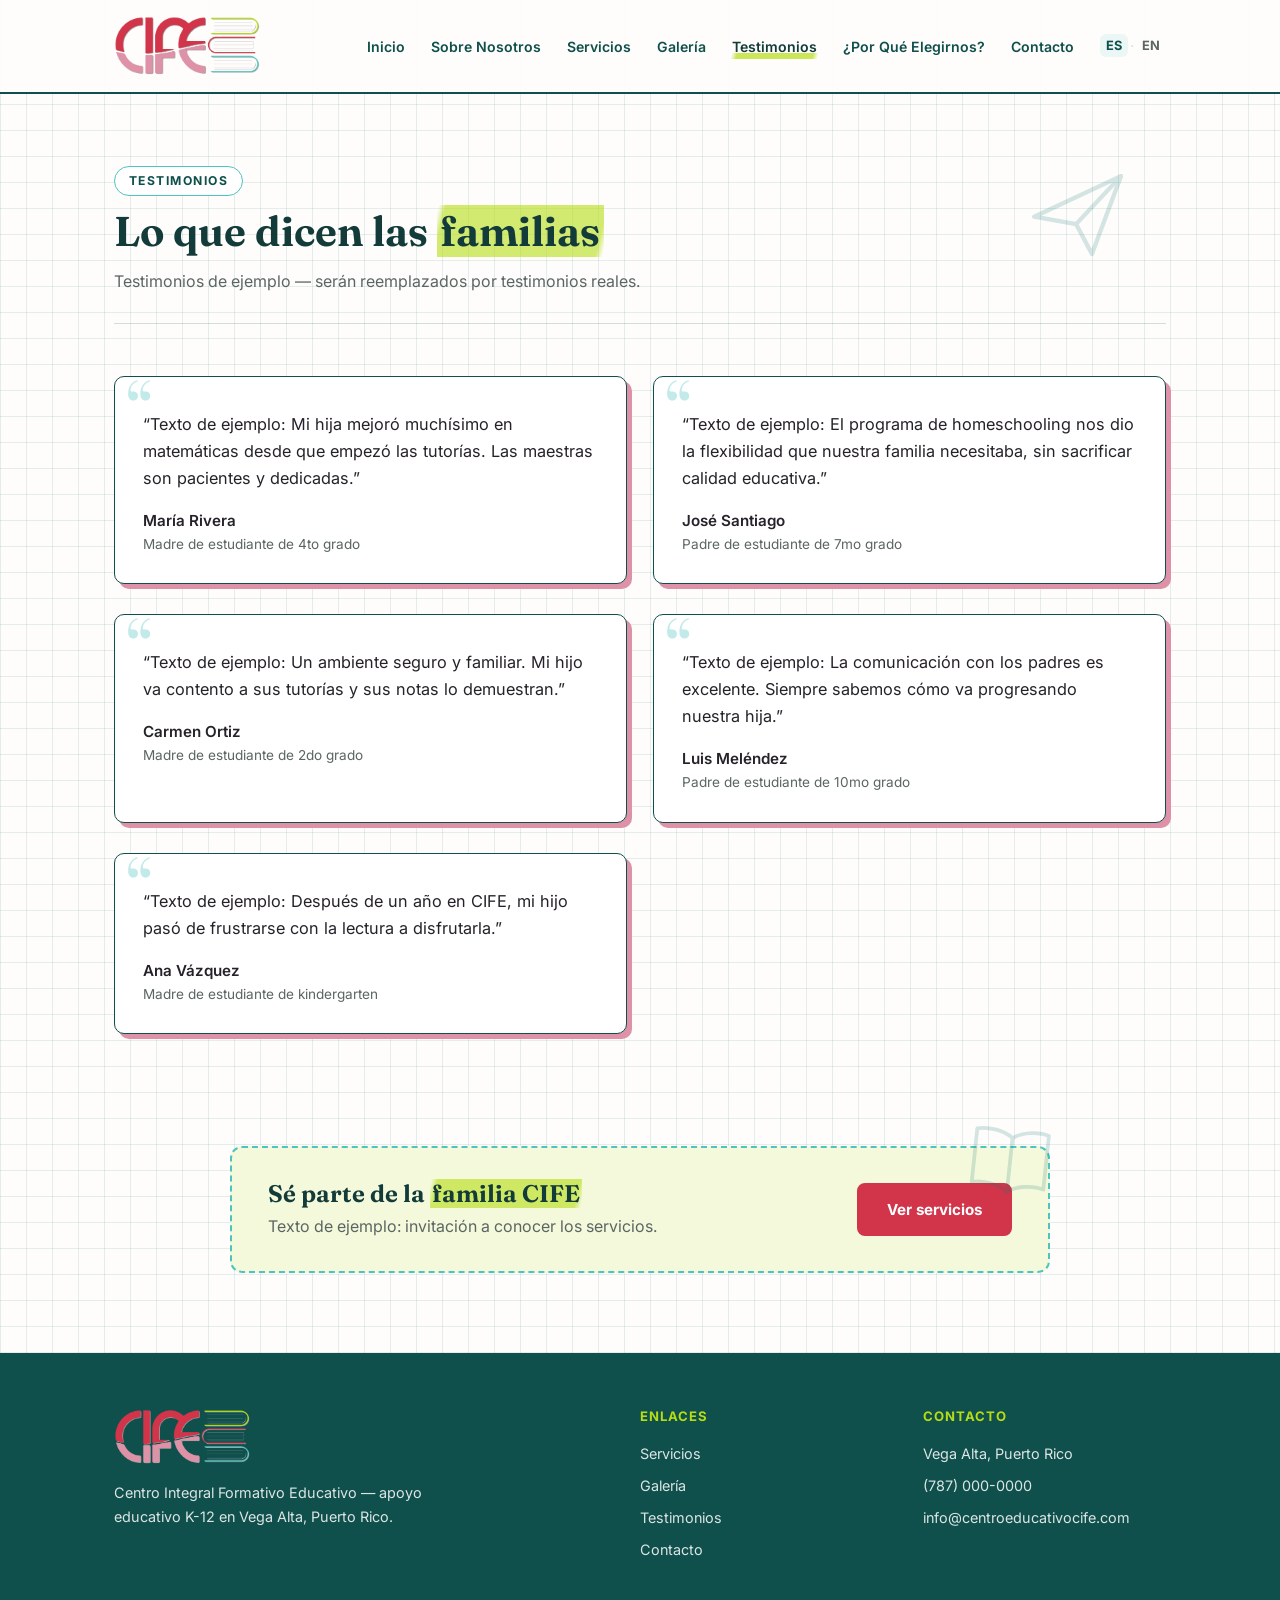
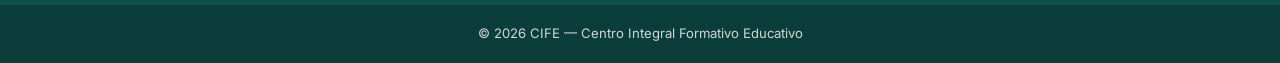
<file: testimonials.html>
<!DOCTYPE html>
<html lang="es">
<head>
  <meta charset="UTF-8">
  <meta name="viewport" content="width=device-width, initial-scale=1.0">
  <title>Testimonios | CIFE</title>
  <meta name="description" content="Lo que dicen las familias sobre CIFE.">
  <link rel="preconnect" href="https://fonts.googleapis.com">
  <link rel="preconnect" href="https://fonts.gstatic.com" crossorigin>
  <link href="https://fonts.googleapis.com/css2?family=Fraunces:opsz,wght@9..144,500;9..144,600;9..144,650&family=Inter:wght@400;600;700&display=swap" rel="stylesheet">
  <link rel="stylesheet" href="css/style.css?v=8">
</head>
<body data-page="testimonios">
  <header id="site-header"></header>

  <main>
    <section>
      <div class="container">
        <div class="page-head doodle-plane">
          <div>
            <span class="eyebrow" data-i18n="testimonials.eyebrow">Testimonios</span>
            <h1><span data-i18n="testimonials.titlePre">Lo que dicen las </span><span class="hl" data-i18n="testimonials.titleHl">familias</span><span data-i18n="testimonials.titlePost"></span></h1>
            <p data-i18n="testimonials.sub">Testimonios de ejemplo — serán reemplazados por testimonios reales.</p>
          </div>
        </div>
        <div class="testimonials-grid" id="testimonials-list"></div>
      </div>
    </section>

    <section class="cta-band">
      <div class="container">
        <div class="cta-coupon doodle-book">
          <div>
            <h2><span data-i18n="testimonials.cta.titlePre">Sé parte de la </span><span class="hl" data-i18n="testimonials.cta.titleHl">familia CIFE</span></h2>
            <p data-i18n="testimonials.cta.sub">Texto de ejemplo: invitación a conocer los servicios.</p>
          </div>
          <a href="services.html" class="btn" data-i18n="testimonials.cta.btn">Ver servicios</a>
        </div>
      </div>
    </section>
  </main>

  <footer id="site-footer"></footer>
  <script src="js/data.js?v=8" defer></script>
  <script src="js/render.js?v=8" defer></script>
  <script src="js/include.js?v=8" defer></script>
  <script src="js/i18n.js?v=8" defer></script>
  <script src="js/reveal.js?v=8" defer></script>
</body>
</html>
</file>
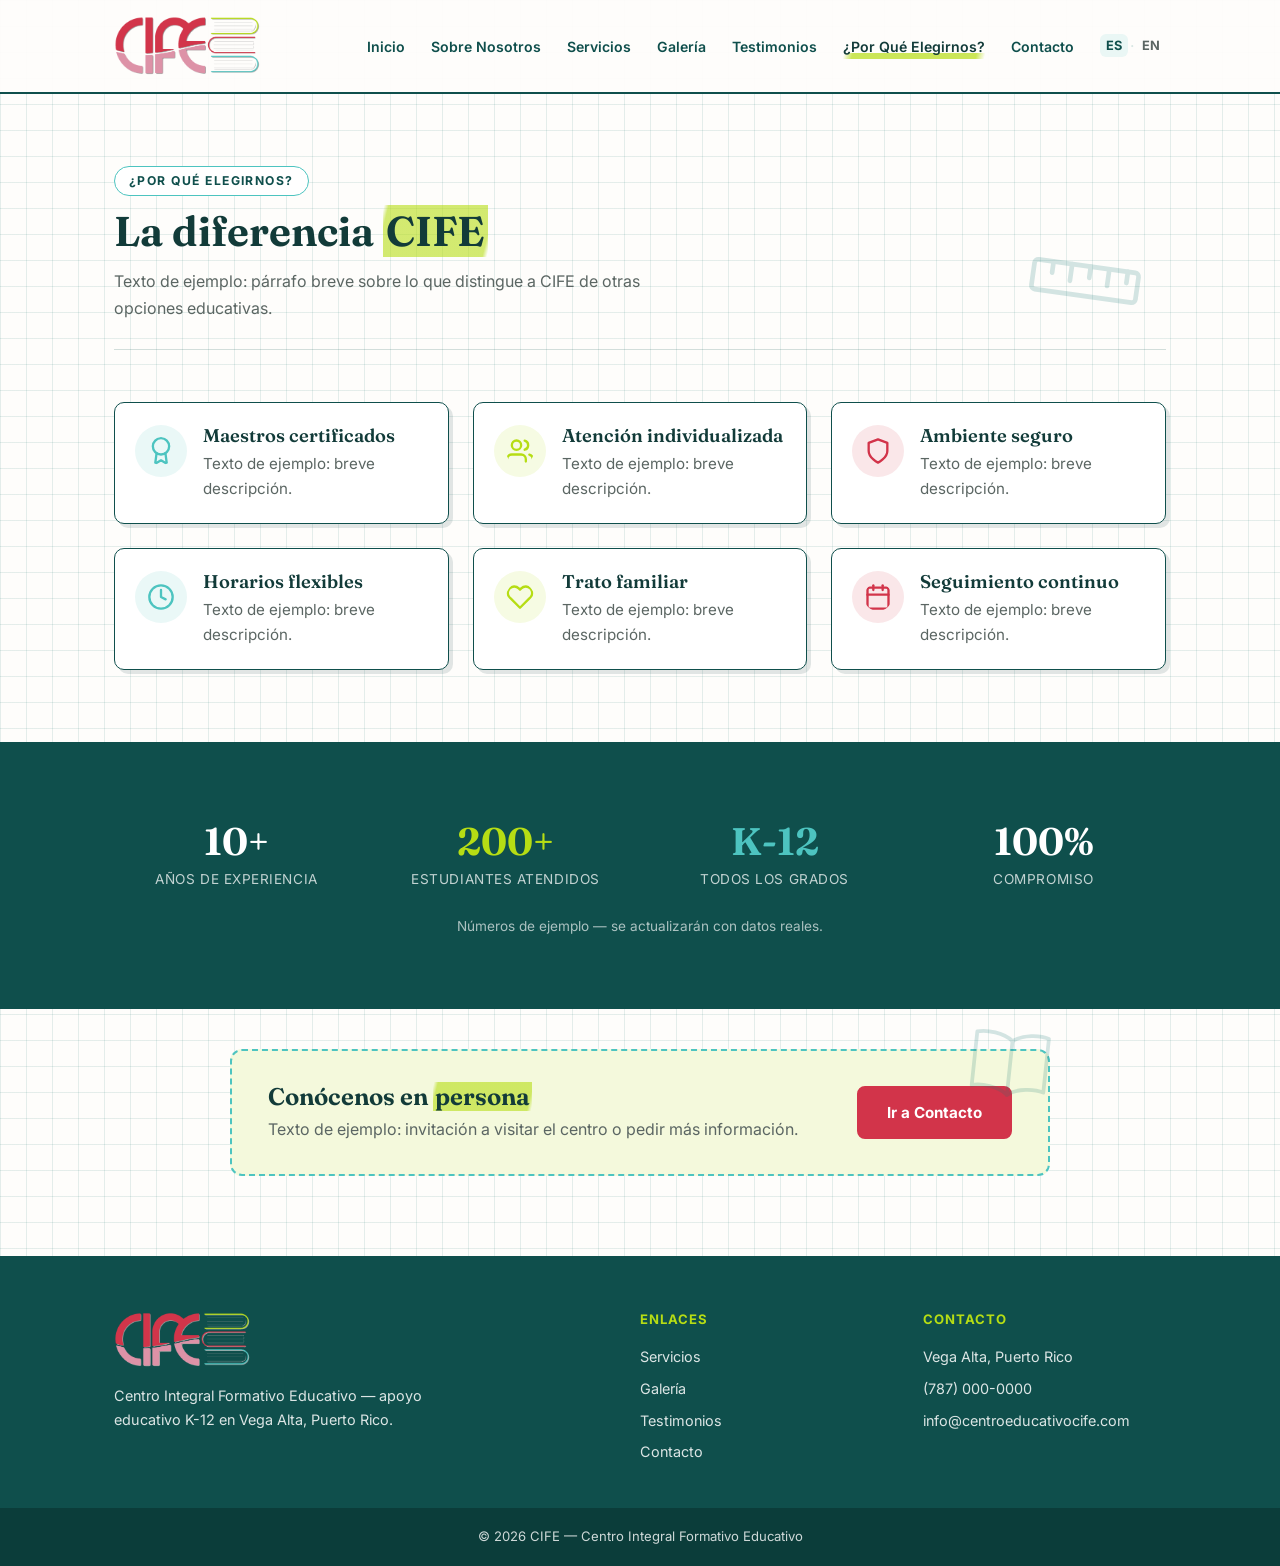
<file: why-us.html>
<!DOCTYPE html>
<html lang="es">
<head>
  <meta charset="UTF-8">
  <meta name="viewport" content="width=device-width, initial-scale=1.0">
  <title>¿Por Qué Elegirnos? | CIFE</title>
  <meta name="description" content="Razones para elegir CIFE: maestros certificados, atención individualizada y un ambiente seguro.">
  <link rel="preconnect" href="https://fonts.googleapis.com">
  <link rel="preconnect" href="https://fonts.gstatic.com" crossorigin>
  <link href="https://fonts.googleapis.com/css2?family=Fraunces:opsz,wght@9..144,500;9..144,600;9..144,650&family=Inter:wght@400;600;700&display=swap" rel="stylesheet">
  <link rel="stylesheet" href="css/style.css?v=8">
</head>
<body data-page="por-que">
  <header id="site-header"></header>

  <main>
    <section>
      <div class="container">
        <div class="page-head doodle-ruler">
          <div>
            <span class="eyebrow" data-i18n="why.eyebrow">¿Por Qué Elegirnos?</span>
            <h1><span data-i18n="why.titlePre">La diferencia </span><span class="hl" data-i18n="why.titleHl">CIFE</span><span data-i18n="why.titlePost"></span></h1>
            <p data-i18n="why.intro">Texto de ejemplo: párrafo breve sobre lo que distingue a CIFE de otras opciones educativas.</p>
          </div>
        </div>
        <div class="feature-list">
          <div class="feature">
            <svg class="icon icon-teal" viewBox="0 0 24 24" fill="none" stroke="currentColor" stroke-width="2" stroke-linecap="round" stroke-linejoin="round" aria-hidden="true"><circle cx="12" cy="8" r="7"/><polyline points="8.21 13.89 7 23 12 20 17 23 15.79 13.88"/></svg>
            <div><h3 data-i18n="why.f1.title">Maestros certificados</h3><p data-i18n="common.example.short">Texto de ejemplo: breve descripción.</p></div>
          </div>
          <div class="feature">
            <svg class="icon icon-lime" viewBox="0 0 24 24" fill="none" stroke="currentColor" stroke-width="2" stroke-linecap="round" stroke-linejoin="round" aria-hidden="true"><path d="M17 21v-2a4 4 0 0 0-4-4H5a4 4 0 0 0-4 4v2"/><circle cx="9" cy="7" r="4"/><path d="M23 21v-2a4 4 0 0 0-3-3.87"/><path d="M16 3.13a4 4 0 0 1 0 7.75"/></svg>
            <div><h3 data-i18n="why.f2.title">Atención individualizada</h3><p data-i18n="common.example.short">Texto de ejemplo: breve descripción.</p></div>
          </div>
          <div class="feature">
            <svg class="icon icon-primary" viewBox="0 0 24 24" fill="none" stroke="currentColor" stroke-width="2" stroke-linecap="round" stroke-linejoin="round" aria-hidden="true"><path d="M12 22s8-4 8-10V5l-8-3-8 3v7c0 6 8 10 8 10z"/></svg>
            <div><h3 data-i18n="why.f3.title">Ambiente seguro</h3><p data-i18n="common.example.short">Texto de ejemplo: breve descripción.</p></div>
          </div>
          <div class="feature">
            <svg class="icon icon-teal" viewBox="0 0 24 24" fill="none" stroke="currentColor" stroke-width="2" stroke-linecap="round" stroke-linejoin="round" aria-hidden="true"><circle cx="12" cy="12" r="10"/><polyline points="12 6 12 12 16 14"/></svg>
            <div><h3 data-i18n="why.f4.title">Horarios flexibles</h3><p data-i18n="common.example.short">Texto de ejemplo: breve descripción.</p></div>
          </div>
          <div class="feature">
            <svg class="icon icon-lime" viewBox="0 0 24 24" fill="none" stroke="currentColor" stroke-width="2" stroke-linecap="round" stroke-linejoin="round" aria-hidden="true"><path d="M20.84 4.61a5.5 5.5 0 0 0-7.78 0L12 5.67l-1.06-1.06a5.5 5.5 0 0 0-7.78 7.78l1.06 1.06L12 21.23l7.78-7.78 1.06-1.06a5.5 5.5 0 0 0 0-7.78z"/></svg>
            <div><h3 data-i18n="why.f5.title">Trato familiar</h3><p data-i18n="common.example.short">Texto de ejemplo: breve descripción.</p></div>
          </div>
          <div class="feature">
            <svg class="icon icon-primary" viewBox="0 0 24 24" fill="none" stroke="currentColor" stroke-width="2" stroke-linecap="round" stroke-linejoin="round" aria-hidden="true"><rect x="3" y="4" width="18" height="18" rx="2" ry="2"/><line x1="16" y1="2" x2="16" y2="6"/><line x1="8" y1="2" x2="8" y2="6"/><line x1="3" y1="10" x2="21" y2="10"/></svg>
            <div><h3 data-i18n="why.f6.title">Seguimiento continuo</h3><p data-i18n="common.example.short">Texto de ejemplo: breve descripción.</p></div>
          </div>
        </div>
      </div>
    </section>

    <section class="section-ink">
      <div class="container">
        <div class="stats-row">
          <div class="stat"><div class="stat-number">10+</div><div class="stat-label" data-i18n="why.stat.years">Años de experiencia</div></div>
          <div class="stat"><div class="stat-number">200+</div><div class="stat-label" data-i18n="why.stat.students">Estudiantes atendidos</div></div>
          <div class="stat"><div class="stat-number">K-12</div><div class="stat-label" data-i18n="why.stat.grades">Todos los grados</div></div>
          <div class="stat"><div class="stat-number">100%</div><div class="stat-label" data-i18n="why.stat.commit">Compromiso</div></div>
        </div>
        <p class="text-muted" style="text-align:center; margin-top:16px; font-size:0.85rem;" data-i18n="why.stats.note">Números de ejemplo — se actualizarán con datos reales.</p>
      </div>
    </section>

    <section class="cta-band">
      <div class="container">
        <div class="cta-coupon doodle-book">
          <div>
            <h2><span data-i18n="why.cta.titlePre">Conócenos en </span><span class="hl" data-i18n="why.cta.titleHl">persona</span></h2>
            <p data-i18n="why.cta.sub">Texto de ejemplo: invitación a visitar el centro o pedir más información.</p>
          </div>
          <a href="contact.html" class="btn" data-i18n="why.cta.btn">Ir a Contacto</a>
        </div>
      </div>
    </section>
  </main>

  <footer id="site-footer"></footer>
  <script src="js/include.js?v=8" defer></script>
  <script src="js/i18n.js?v=8" defer></script>
  <script src="js/reveal.js?v=8" defer></script>
</body>
</html>
</file>
<file: css/style.css>
/* ==========================================================================
   CIFE — Centro de Instrucciones y Formación Educativa
   v3 "Papel Cuadriculado". Tokens first, then base, then components.
   ========================================================================== */

:root {
  /* Brand palette (from client, docs/colors.jpeg) */
  --color-primary:        #D2344A;
  --color-primary-dark:   #B12A3E;
  --color-secondary:      #DD92A8;
  --color-accent-lime:    #B6DD14;
  --color-accent-teal:    #4DC4C0;

  /* Structural teal ink */
  --color-ink:        #0F4F4C;
  --color-ink-dark:   #0B3D3A;
  --color-heading:    #123B39;

  /* Neutrals — paper, not pure white */
  --color-bg:         #FEFDFB;
  --color-card:       #FFFFFF;
  --color-teal-tint:  #EAF7F5;
  --color-lime-wash:  #F4F9DC;
  --color-text:       #26222A;
  --color-text-muted: #5B6663;
  --color-border:     #D8E7E4;

  /* Graph-paper grid */
  --grid-line: rgba(20, 110, 106, 0.11);
  --grid-size: 26px;

  /* Type */
  --font-heading: "Fraunces", Georgia, serif;
  --font-body:    "Inter", system-ui, -apple-system, sans-serif;

  /* Layout */
  --container: 1100px;
  --radius: 10px;
  --header-height: 92px;
}

/* ---------- Base ---------- */
*, *::before, *::after { box-sizing: border-box; }

body {
  margin: 0;
  font-family: var(--font-body);
  font-size: 1rem;
  line-height: 1.65;
  color: var(--color-text);
  background-color: var(--color-bg);
  background-image:
    linear-gradient(var(--grid-line) 1px, transparent 1px),
    linear-gradient(90deg, var(--grid-line) 1px, transparent 1px);
  background-size: var(--grid-size) var(--grid-size);
  -webkit-font-smoothing: antialiased;
}

img { max-width: 100%; display: block; }

h1, h2, h3, h4 {
  font-family: var(--font-heading);
  font-weight: 650;
  line-height: 1.15;
  margin: 0 0 0.5em;
  color: var(--color-heading);
}

h1 { font-size: 2.6rem; }
h2 { font-size: 1.9rem; }
h3 { font-size: 1.15rem; font-weight: 600; }

p { margin: 0 0 1em; }
p:last-child { margin-bottom: 0; }

a { color: var(--color-primary); text-decoration: none; }
a:hover { color: var(--color-accent-teal); }

a:focus-visible, button:focus-visible {
  outline: 3px solid var(--color-primary);
  outline-offset: 2px;
  border-radius: 4px;
}

.container { max-width: var(--container); margin: 0 auto; padding: 0 24px; }

main section { padding: 72px 0; }
.section-alt { background: var(--color-teal-tint); }

.section-heading { text-align: center; max-width: 640px; margin: 0 auto 48px; }
.section-heading p { color: var(--color-text-muted); }

.text-muted { color: var(--color-text-muted); }

/* ---------- Highlighter swipe ---------- */
.hl {
  background: linear-gradient(104deg, transparent 1%,
    rgba(182, 221, 20, 0.6) 5%, rgba(182, 221, 20, 0.6) 95%, transparent 99%);
  padding: 0 0.08em;
  -webkit-box-decoration-break: clone;
  box-decoration-break: clone;
}

/* ---------- Eyebrow ---------- */
.eyebrow {
  display: inline-block;
  font-family: var(--font-body);
  font-size: 0.76rem;
  font-weight: 700;
  letter-spacing: 0.12em;
  text-transform: uppercase;
  color: var(--color-ink);
  margin-bottom: 12px;
  padding: 4px 14px;
  border-radius: 999px;
  border: 1.5px solid var(--color-accent-teal);
  background: var(--color-card);
}

/* ---------- Buttons ---------- */
.btn {
  display: inline-block;
  font-family: var(--font-body);
  font-size: 0.95rem;
  font-weight: 700;
  padding: 12px 28px;
  border-radius: 8px;
  border: 2px solid var(--color-primary);
  background: var(--color-primary);
  color: #fff;
  transition: background-color 0.15s ease, border-color 0.15s ease, color 0.15s ease;
}
.btn:hover { background: var(--color-primary-dark); border-color: var(--color-primary-dark); color: #fff; }

.btn-outline { background: var(--color-card); border-color: var(--color-ink); color: var(--color-ink); }
.btn-outline:hover { background: var(--color-ink); border-color: var(--color-ink); color: #fff; }

/* ---------- Icons ---------- */
.icon { width: 28px; height: 28px; flex-shrink: 0; }
.icon-teal    { color: var(--color-accent-teal); }
.icon-lime    { color: var(--color-accent-lime); }
.icon-primary { color: var(--color-primary); }
.icon-sm { width: 20px; height: 20px; }

.card .icon, .feature .icon, .contact-list .icon, .service-text .icon {
  width: 52px;
  height: 52px;
  padding: 12px;
  border-radius: 50%;
  background: color-mix(in srgb, currentColor 12%, white);
}

.check-list .icon { color: var(--color-accent-teal); }

/* ---------- Doodles (school-supply line art) ---------- */
.doodle-pencil, .doodle-ruler, .doodle-book, .doodle-plane { position: relative; }
.doodle-pencil::after, .doodle-ruler::after, .doodle-book::after, .doodle-plane::after {
  content: '';
  position: absolute;
  opacity: 0.18;
  pointer-events: none;
  background-repeat: no-repeat;
  background-size: contain;
}
.doodle-pencil::after {
  width: 130px; height: 130px; right: 3%; bottom: -18px; transform: rotate(-12deg);
  background-image: url("data:image/svg+xml,%3Csvg xmlns='http://www.w3.org/2000/svg' viewBox='0 0 64 64'%3E%3Cg fill='none' stroke='%23157874' stroke-width='2.5' stroke-linecap='round' stroke-linejoin='round'%3E%3Cpath d='M14 50 L44 20 l8 8 L22 58 l-11 3 3-11 z'/%3E%3Cpath d='M38 26 l8 8'/%3E%3Cpath d='M44 20 l6-6 8 8-6 6'/%3E%3C/g%3E%3C/svg%3E");
}
.doodle-ruler::after {
  width: 120px; height: 120px; right: 2%; bottom: 8px; transform: rotate(8deg);
  background-image: url("data:image/svg+xml,%3Csvg xmlns='http://www.w3.org/2000/svg' viewBox='0 0 64 64'%3E%3Cg fill='none' stroke='%23157874' stroke-width='2.5' stroke-linecap='round' stroke-linejoin='round'%3E%3Crect x='4' y='24' width='56' height='16' rx='2'/%3E%3Cpath d='M14 24v6M24 24v9M34 24v6M44 24v9M54 24v6'/%3E%3C/g%3E%3C/svg%3E");
}
.doodle-book::after {
  width: 96px; height: 96px; right: -10px; top: -34px; transform: rotate(6deg);
  background-image: url("data:image/svg+xml,%3Csvg xmlns='http://www.w3.org/2000/svg' viewBox='0 0 64 64'%3E%3Cg fill='none' stroke='%23157874' stroke-width='2.5' stroke-linecap='round' stroke-linejoin='round'%3E%3Cpath d='M32 16 C26 11 14 10 8 12 v36 c6-2 18-1 24 4 6-5 18-6 24-4 V12 c-6-2-18-1-24 4 z'/%3E%3Cpath d='M32 16 v36'/%3E%3C/g%3E%3C/svg%3E");
}
.doodle-plane::after {
  width: 110px; height: 110px; right: 3%; top: -4px; transform: rotate(-4deg);
  background-image: url("data:image/svg+xml,%3Csvg xmlns='http://www.w3.org/2000/svg' viewBox='0 0 64 64'%3E%3Cg fill='none' stroke='%23157874' stroke-width='2.5' stroke-linecap='round' stroke-linejoin='round'%3E%3Cpath d='M6 30 L58 10 L38 54 L30 36 z'/%3E%3Cpath d='M30 36 L58 10'/%3E%3C/g%3E%3C/svg%3E");
}

/* ---------- Header / nav ---------- */
#site-header {
  position: sticky;
  top: 0;
  z-index: 100;
  min-height: var(--header-height);
  background: rgba(254, 253, 251, 0.94);
  border-bottom: 2px solid var(--color-ink);
}

.header-inner {
  display: flex;
  align-items: center;
  justify-content: space-between;
  gap: 24px;
  min-height: var(--header-height);
}

.brand img { height: 60px; width: auto; }

.site-nav { margin-left: auto; }
.site-nav ul { display: flex; gap: 22px; list-style: none; margin: 0; padding: 0; }
.site-nav a {
  font-family: var(--font-body);
  font-size: 0.88rem;
  font-weight: 600;
  color: var(--color-ink);
  padding: 6px 2px;
}
.site-nav a:hover { color: var(--color-primary); }
.site-nav a.active {
  color: var(--color-heading);
  background-image: linear-gradient(104deg, transparent 2%,
    rgba(182, 221, 20, 0.7) 8%, rgba(182, 221, 20, 0.7) 92%, transparent 98%);
  background-repeat: no-repeat;
  background-size: 100% 0.45em;
  background-position: 0 92%;
}

.nav-toggle {
  display: none;
  flex-direction: column;
  justify-content: center;
  gap: 5px;
  width: 44px;
  height: 44px;
  padding: 10px;
  background: none;
  border: none;
  cursor: pointer;
}
.nav-toggle span {
  display: block;
  height: 2px;
  width: 100%;
  background: var(--color-ink);
  transition: transform 0.2s ease, opacity 0.2s ease;
}
.nav-toggle.open span:nth-child(1) { transform: translateY(7px) rotate(45deg); }
.nav-toggle.open span:nth-child(2) { opacity: 0; }
.nav-toggle.open span:nth-child(3) { transform: translateY(-7px) rotate(-45deg); }

.header-actions { display: flex; align-items: center; gap: 8px; }

.lang-toggle { display: flex; align-items: center; gap: 2px; }
.lang-toggle button {
  font-family: var(--font-body);
  font-size: 0.8rem;
  font-weight: 700;
  color: var(--color-text-muted);
  background: none;
  border: none;
  border-radius: 6px;
  padding: 4px 6px;
  cursor: pointer;
}
.lang-toggle button:hover { color: var(--color-primary); }
.lang-toggle button[aria-pressed="true"] {
  color: var(--color-ink);
  background: var(--color-teal-tint);
}
.lang-toggle .sep { color: var(--color-border); }

@media (max-width: 900px) {
  .nav-toggle { display: flex; }
  .site-nav {
    display: none;
    position: absolute;
    top: 100%;
    left: 0;
    right: 0;
    background: var(--color-bg);
    border-bottom: 2px solid var(--color-ink);
  }
  .site-nav.open { display: block; }
  .site-nav ul { flex-direction: column; gap: 0; padding: 8px 24px 16px; }
  .site-nav a { display: block; padding: 12px 0; }
}

/* ---------- Hero (index) ---------- */
.hero { padding: 88px 0 76px; }
.hero-grid {
  display: grid;
  grid-template-columns: 1.15fr 0.85fr;
  gap: 56px;
  align-items: center;
}
.hero h1 { margin: 0 0 0.4em; }
.hero .hero-sub { max-width: 520px; margin: 0 0 32px; color: var(--color-text-muted); font-size: 1.1rem; }
.hero-actions { display: flex; gap: 16px; flex-wrap: wrap; }
.hero-photo { margin: 0; }
.hero-photo img { width: 100%; aspect-ratio: 5 / 4; object-fit: cover; border-radius: 7px; }

/* ---------- Paper-cutout frame ---------- */
.cutout {
  border: 2px solid var(--color-ink);
  border-radius: var(--radius);
  box-shadow: 7px 7px 0 var(--color-accent-teal);
  background: var(--color-card);
}

/* ---------- Interior page header ---------- */
.page-head {
  display: flex;
  align-items: flex-end;
  justify-content: space-between;
  gap: 32px;
  padding-bottom: 28px;
  margin-bottom: 52px;
  border-bottom: 1.5px solid rgba(15, 79, 76, 0.18);
}
.page-head h1 { margin-bottom: 0.3em; max-width: 620px; }
.page-head p { color: var(--color-text-muted); max-width: 540px; margin: 0; }
/* Long intro paragraphs run the full width of the row. Set larger than body
   copy so the line count drops instead of the characters-per-line climbing. */
.page-head p.lede { max-width: none; font-size: 1.3rem; line-height: 1.6; }
@media (max-width: 900px) {
  .page-head p.lede { font-size: 1.05rem; line-height: 1.65; }
}

/* ---------- Cards ---------- */
.card-grid { display: grid; grid-template-columns: repeat(3, 1fr); gap: 28px; }

.card {
  background: var(--color-card);
  border: 1.5px solid var(--color-ink);
  border-radius: var(--radius);
  padding: 30px 26px;
  box-shadow: 4px 4px 0 rgba(18, 59, 57, 0.12);
}
.card::before {
  content: '';
  display: block;
  width: 34px;
  height: 4px;
  border-radius: 2px;
  background: var(--color-accent-teal);
  margin-bottom: 18px;
}
.card-grid .card:nth-child(3n+2)::before { background: var(--color-accent-lime); }
.card-grid .card:nth-child(3n)::before   { background: var(--color-primary); }
.card .icon { margin-bottom: 16px; }
.card p { color: var(--color-text-muted); font-size: 0.95rem; }
.card-link { font-weight: 600; font-size: 0.9rem; }

/* ---------- Two-up blocks (misión / visión) ---------- */
.two-up { display: grid; grid-template-columns: 1fr 1fr; gap: 28px; }
.two-up .card::before { background: var(--color-secondary); }

/* ---------- Feature list (why-us) ---------- */
.feature-list { display: grid; grid-template-columns: repeat(3, 1fr); gap: 24px; }
.feature {
  display: flex;
  gap: 16px;
  align-items: flex-start;
  background: var(--color-card);
  border: 1.5px solid var(--color-ink);
  border-radius: var(--radius);
  padding: 22px 20px;
  box-shadow: 4px 4px 0 rgba(18, 59, 57, 0.12);
}
.feature h3 { margin-bottom: 0.25em; }
.feature p { color: var(--color-text-muted); font-size: 0.95rem; }

.check-list { list-style: none; padding: 0; margin: 0; }
.check-list li { display: flex; align-items: center; gap: 10px; padding: 6px 0; color: var(--color-text-muted); }

/* ---------- Stats — ink band ---------- */
.section-ink { background: var(--color-ink); }
.stats-row {
  display: grid;
  grid-template-columns: repeat(4, 1fr);
  gap: 24px;
  text-align: center;
  padding: 8px 0;
}
.stat .stat-number {
  font-family: var(--font-heading);
  font-size: 2.4rem;
  font-weight: 650;
  color: #fff;
  line-height: 1;
  margin-bottom: 8px;
}
.stat:nth-child(2) .stat-number { color: var(--color-accent-lime); }
.stat:nth-child(3) .stat-number { color: var(--color-accent-teal); }
.stat .stat-label { color: rgba(255, 255, 255, 0.75); font-size: 0.85rem; letter-spacing: 0.04em; text-transform: uppercase; }
.section-ink .text-muted { color: rgba(255, 255, 255, 0.65); }

/* ---------- Service rows (services) ---------- */
.service {
  display: grid;
  grid-template-columns: 1fr 1fr;
  gap: 44px;
  align-items: center;
  max-width: 960px;
  margin: 0 auto 64px;
}
.service:last-of-type { margin-bottom: 0; }
.service-text .icon { margin-bottom: 14px; }
.service-text p { color: var(--color-text-muted); }
.service-media { margin: 0; }
.service-media img { width: 100%; aspect-ratio: 16 / 10; object-fit: cover; border-radius: 7px; }
.service.flip .service-media { order: -1; }
.service.flip .service-media.cutout { box-shadow: -7px 7px 0 var(--color-secondary); }

/* ---------- Gallery ---------- */
.gallery-grid { display: grid; grid-template-columns: repeat(3, 1fr); gap: 30px 26px; }
.gallery-item { margin: 0; }
.gallery-item img {
  width: 100%;
  aspect-ratio: 4 / 3;
  object-fit: cover;
  border-radius: var(--radius);
  border: 2px solid var(--color-ink);
  box-shadow: 6px 6px 0 var(--color-accent-teal);
}
.gallery-item:nth-child(3n+2) img { box-shadow: 6px 6px 0 var(--color-secondary); }
.gallery-item:nth-child(3n) img   { box-shadow: 6px 6px 0 var(--color-accent-lime); }
.gallery-item figcaption { font-size: 0.88rem; color: var(--color-text-muted); padding-top: 14px; font-style: italic; }

/* ---------- Testimonials ---------- */
.testimonials-grid { display: grid; grid-template-columns: repeat(2, 1fr); gap: 30px 26px; }
.testimonial-card {
  position: relative;
  margin: 0;
  background: var(--color-card);
  border: 1.5px solid var(--color-ink);
  border-radius: var(--radius);
  padding: 34px 28px 28px;
  box-shadow: 5px 5px 0 var(--color-secondary);
}
.testimonial-card::before {
  content: '\201C';
  position: absolute;
  top: -4px;
  left: 12px;
  font-family: var(--font-heading);
  font-size: 5rem;
  line-height: 1;
  color: rgba(77, 196, 192, 0.35);
}
.testimonial-quote { font-size: 1.02rem; position: relative; }
.testimonial-card footer { display: flex; flex-direction: column; margin-top: 16px; }
.testimonial-name { font-weight: 600; font-size: 0.95rem; }
.testimonial-role { color: var(--color-text-muted); font-size: 0.85rem; }

.empty-note { text-align: center; color: var(--color-text-muted); padding: 40px 0; grid-column: 1 / -1; }

/* ---------- Contact ---------- */
.contact-layout { display: grid; grid-template-columns: 1fr 1fr; gap: 48px; align-items: start; }
.contact-list { list-style: none; padding: 0; margin: 0; }
.contact-list li { display: flex; align-items: flex-start; gap: 14px; padding: 12px 0; }
.contact-list .contact-label { display: block; font-weight: 600; font-size: 0.9rem; }
.contact-list .contact-value { color: var(--color-text-muted); font-size: 0.95rem; }
.map-embed {
  width: 100%;
  height: 380px;
  border: 2px solid var(--color-ink);
  border-radius: var(--radius);
  box-shadow: 7px 7px 0 var(--color-accent-teal);
}

/* ---------- CTA coupon ---------- */
.cta-band { padding: 40px 0 80px; }
.cta-coupon {
  position: relative;
  max-width: 820px;
  margin: 0 auto;
  display: flex;
  align-items: center;
  justify-content: space-between;
  gap: 28px;
  border: 2px dashed var(--color-accent-teal);
  border-radius: 12px;
  background: var(--color-lime-wash);
  padding: 32px 36px;
  text-align: left;
}
.cta-coupon h2 { margin-bottom: 0.2em; font-size: 1.5rem; }
.cta-coupon p { color: var(--color-text-muted); margin: 0; }
.cta-coupon .btn { flex-shrink: 0; }

/* ---------- Footer ---------- */
#site-footer { background: var(--color-ink); }
.footer-inner {
  display: grid;
  grid-template-columns: 2fr 1fr 1fr;
  gap: 40px;
  padding: 56px 24px 40px;
}
.footer-logo { height: 56px; width: auto; margin-bottom: 16px; }
.footer-brand p { color: rgba(255, 255, 255, 0.85); font-size: 0.9rem; max-width: 320px; }
.footer-col h3 {
  font-family: var(--font-body);
  font-size: 0.82rem;
  font-weight: 700;
  letter-spacing: 0.08em;
  text-transform: uppercase;
  margin-bottom: 14px;
  color: var(--color-accent-lime);
}
.footer-col ul { list-style: none; padding: 0; margin: 0; }
.footer-col li { padding: 4px 0; font-size: 0.9rem; color: rgba(255, 255, 255, 0.85); }
.footer-col a { color: rgba(255, 255, 255, 0.85); }
.footer-col a:hover {
  color: #fff;
  text-decoration: underline;
  text-decoration-color: var(--color-accent-lime);
  text-decoration-thickness: 3px;
  text-underline-offset: 3px;
}
.footer-bottom { background: var(--color-ink-dark); text-align: center; padding: 18px 24px; }
.footer-bottom p { margin: 0; font-size: 0.82rem; color: rgba(255, 255, 255, 0.8); }

/* ---------- Motion ---------- */
/* Reveal on scroll (v3.1) — js/reveal.js adds .reveal, then .revealed in-view */
.reveal { opacity: 0; transform: translateY(12px); transition: opacity 0.45s ease, transform 0.45s ease; }
.reveal.revealed { opacity: 1; transform: translateY(0); }

@media (prefers-reduced-motion: reduce) {
  *, *::before, *::after { transition: none !important; }
  .reveal { opacity: 1; transform: none; }
}

/* ---------- Responsive ---------- */
@media (max-width: 900px) {
  h1 { font-size: 2.05rem; }
  main section { padding: 56px 0; }
  .hero { padding: 56px 0; }
  .hero-grid { grid-template-columns: 1fr; gap: 36px; }
  .card-grid, .feature-list, .gallery-grid { grid-template-columns: repeat(2, 1fr); }
  .stats-row { grid-template-columns: repeat(2, 1fr); gap: 32px 24px; }
  .footer-inner { grid-template-columns: 1fr 1fr; }
}

@media (max-width: 700px) {
  .doodle-pencil::after, .doodle-ruler::after, .doodle-book::after, .doodle-plane::after { display: none; }
  .page-head { flex-direction: column; align-items: flex-start; }
  .cta-coupon { flex-direction: column; align-items: flex-start; }
}

@media (max-width: 600px) {
  :root { --grid-size: 22px; }
  .brand img { height: 50px; }
  .card-grid, .feature-list, .gallery-grid, .testimonials-grid,
  .two-up, .contact-layout, .stats-row { grid-template-columns: 1fr; }
  .footer-inner { grid-template-columns: 1fr; }
  .service { grid-template-columns: 1fr; gap: 28px; }
  .service.flip .service-media { order: 0; }
  .service.flip .service-media.cutout { box-shadow: 7px 7px 0 var(--color-secondary); }
}
</file>
